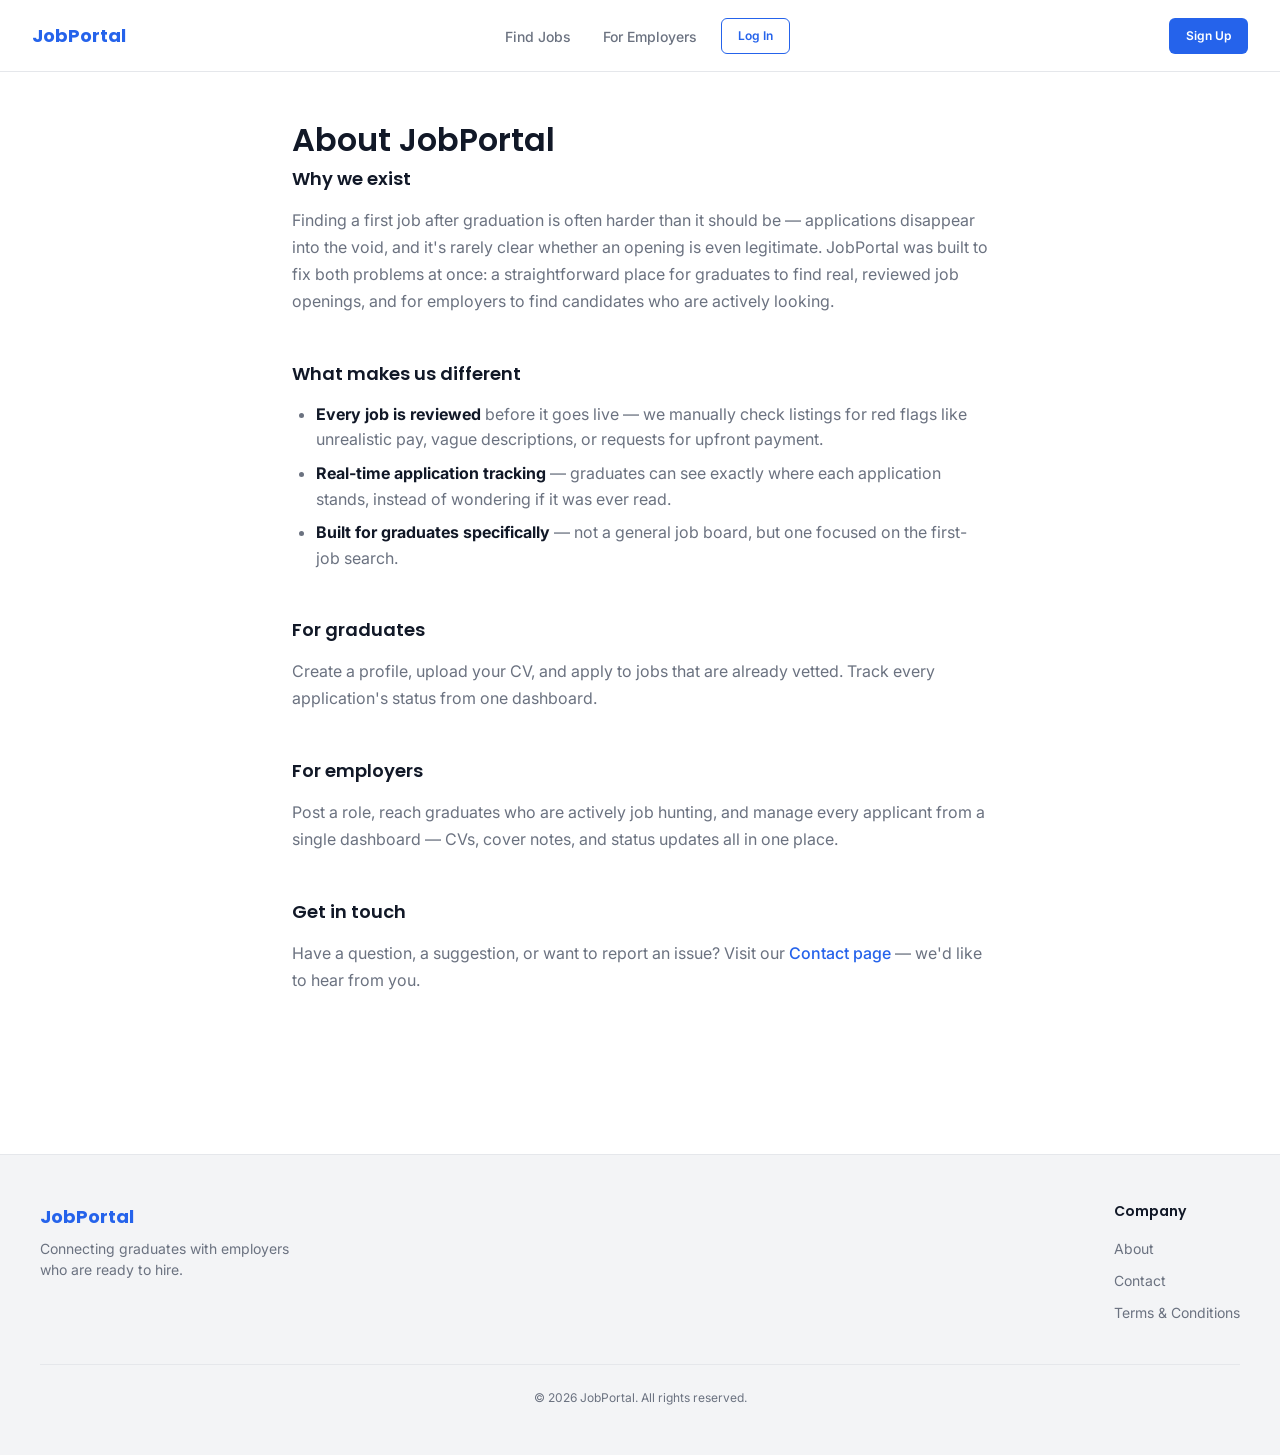
<file: about.html>
<!DOCTYPE html>
<html lang="en">
<head>
  <meta charset="UTF-8">
  <title>About — JobPortal</title>
  <meta name="viewport" content="width=device-width, initial-scale=1.0">
  <link rel="preconnect" href="https://fonts.googleapis.com">
  <link href="https://fonts.googleapis.com/css2?family=Poppins:wght@600;700&family=Inter:wght@400;500;600&display=swap" rel="stylesheet">
  <link rel="stylesheet" href="tokens.css">
  <link rel="stylesheet" href="components.css">
  <link rel="stylesheet" href="legal.css">
</head>
<body>

  <nav class="navbar js-navbar-logged-out" id="navbar-logged-out">
    <a href="index.html" class="navbar__logo">JobPortal</a>
    <div class="navbar__mobile-menu js-navbar-links">
      <ul class="navbar__links">
        <li><a href="listings.html">Find Jobs</a></li>
        <li><a href="index.html#for-employers">For Employers</a></li>
      </ul>
      <a href="login.html" class="btn btn--secondary btn--sm">Log In</a>
    </div>
    <div class="navbar__actions">
      <a href="signup.html" class="btn btn--primary btn--sm">Sign Up</a>
    </div>
    <button class="navbar__toggle js-navbar-toggle" aria-label="Open menu">&#9776;</button>
  </nav>

  <main class="legal-page">
    <h1 class="legal-page__title">About JobPortal</h1>

    <section class="legal-section">
      <h2>Why we exist</h2>
      <p>
        Finding a first job after graduation is often harder than it should be —
        applications disappear into the void, and it's rarely clear whether an
        opening is even legitimate. JobPortal was built to fix both problems at
        once: a straightforward place for graduates to find real, reviewed job
        openings, and for employers to find candidates who are actively looking.
      </p>
    </section>

    <section class="legal-section">
      <h2>What makes us different</h2>
      <ul>
        <li><strong>Every job is reviewed</strong> before it goes live — we manually check listings for red flags like unrealistic pay, vague descriptions, or requests for upfront payment.</li>
        <li><strong>Real-time application tracking</strong> — graduates can see exactly where each application stands, instead of wondering if it was ever read.</li>
        <li><strong>Built for graduates specifically</strong> — not a general job board, but one focused on the first-job search.</li>
      </ul>
    </section>

    <section class="legal-section">
      <h2>For graduates</h2>
      <p>
        Create a profile, upload your CV, and apply to jobs that are already
        vetted. Track every application's status from one dashboard.
      </p>
    </section>

    <section class="legal-section">
      <h2>For employers</h2>
      <p>
        Post a role, reach graduates who are actively job hunting, and manage
        every applicant from a single dashboard — CVs, cover notes, and status
        updates all in one place.
      </p>
    </section>

    <section class="legal-section">
      <h2>Get in touch</h2>
      <p>
        Have a question, a suggestion, or want to report an issue? Visit our
        <a href="contact.html">Contact page</a> — we'd like to hear from you.
      </p>
    </section>
  </main>

  <footer class="footer">
    <div class="footer__inner">
      <div class="footer__col">
        <div class="footer__brand">JobPortal</div>
        <p style="font-size: var(--fs-sm); color: var(--color-text-muted); max-width: 260px;">
          Connecting graduates with employers who are ready to hire.
        </p>
      </div>
      <!-- <div class="footer__col">
        <h4>For Graduates</h4>
        <ul>
          <li><a href="listings.html">Browse Jobs</a></li>
          <li><a href="signup.html">Create Account</a></li>
        </ul>
      </div> -->
      <!-- <div class="footer__col">
        <h4>For Employers</h4>
        <ul>
          <li><a href="post-job.html">Post a Job</a></li>
          <li><a href="signup.html">Create Account</a></li>
        </ul>
      </div> -->
      <div class="footer__col">
        <h4>Company</h4>
        <ul>
          <li><a href="about.html">About</a></li>
          <li><a href="contact.html">Contact</a></li>
          <li><a href="terms.html">Terms &amp; Conditions</a></li>
        </ul>
      </div>
    </div>
    <div class="footer__bottom">
      &copy; 2026 JobPortal. All rights reserved.
    </div>
  </footer>

</body>
</html>
</file>
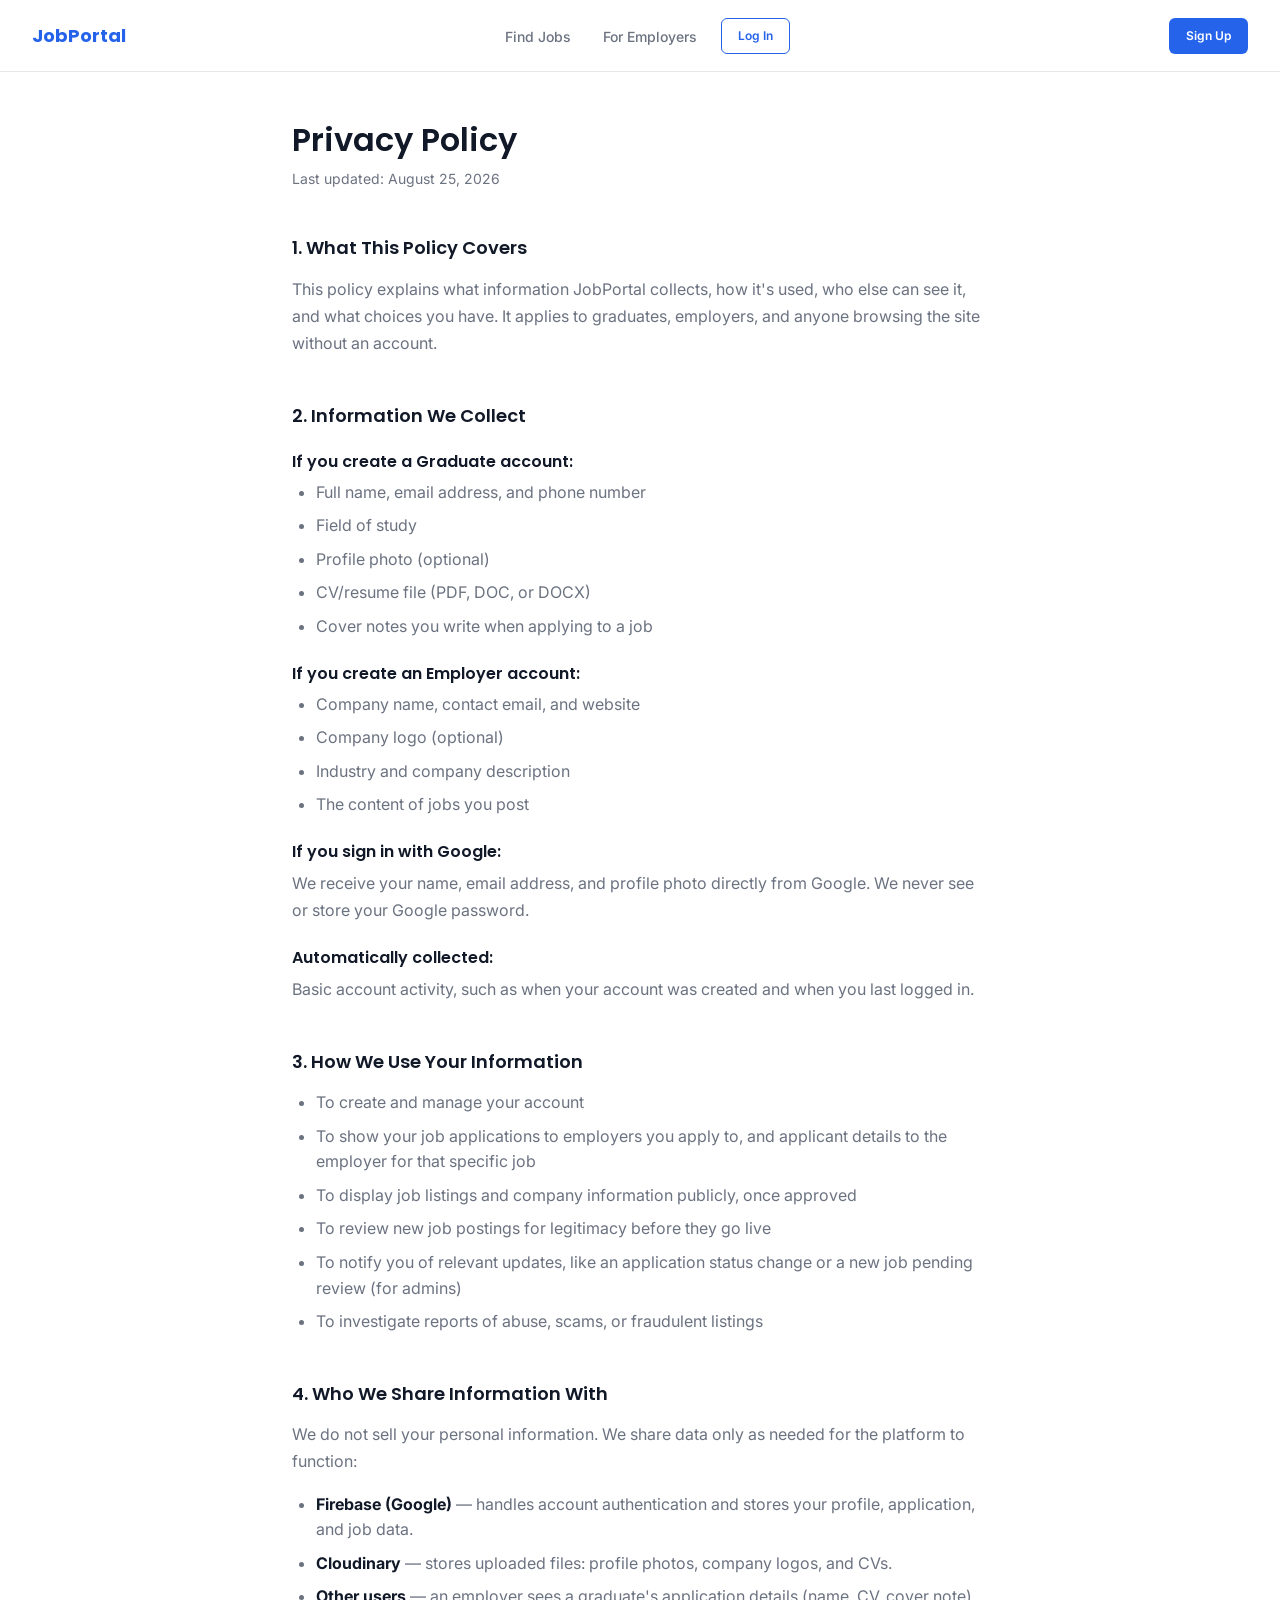
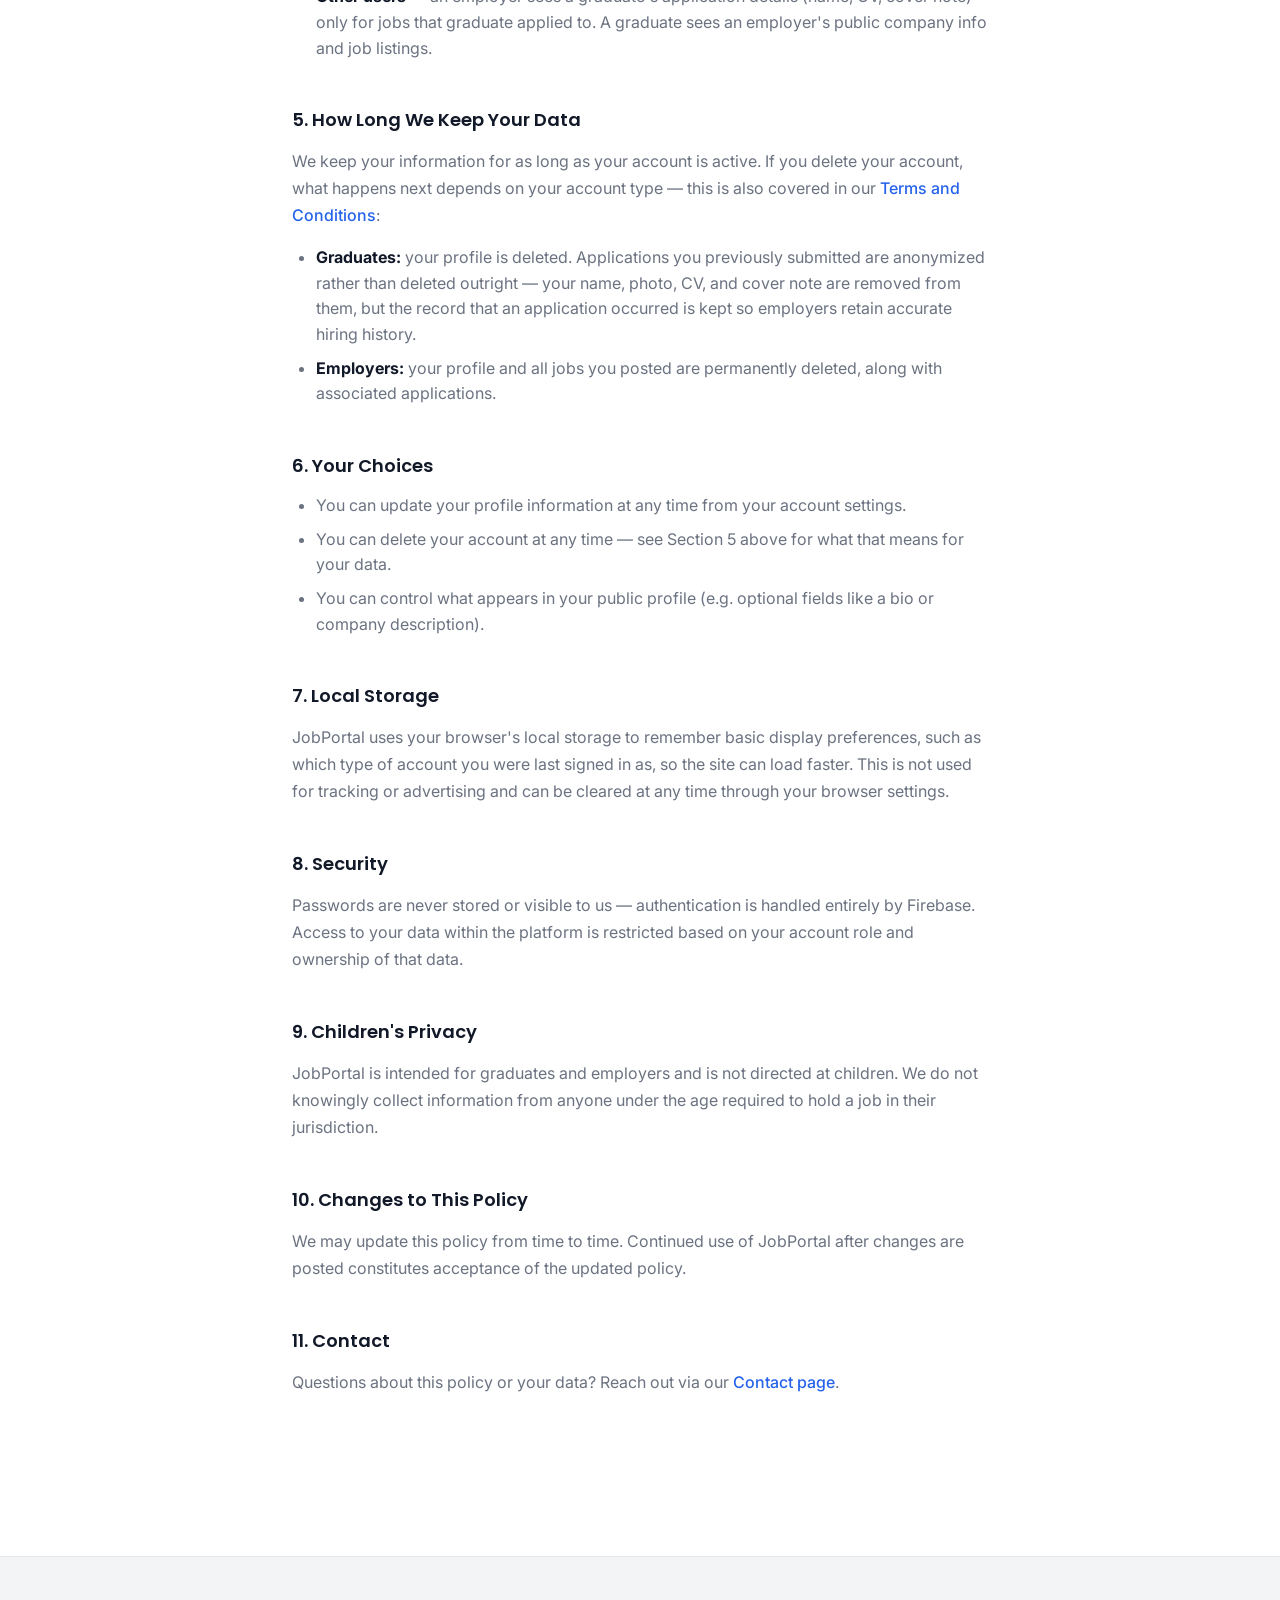
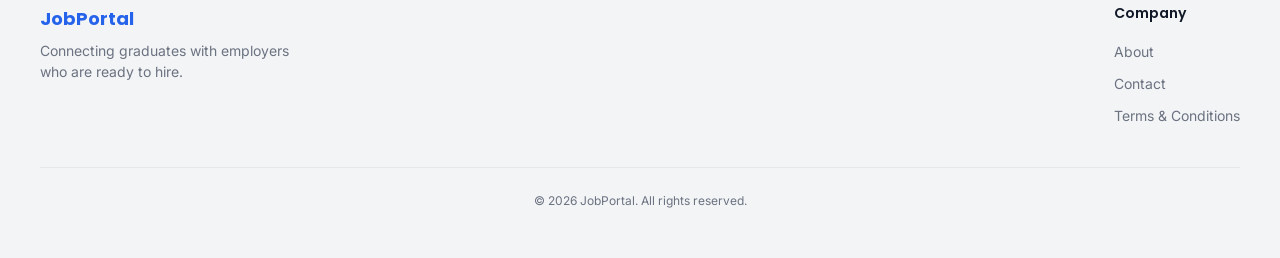
<file: privacy.html>
<!DOCTYPE html>
<html lang="en">
<head>
  <meta charset="UTF-8">
  <title>Privacy Policy — JobPortal</title>
  <meta name="viewport" content="width=device-width, initial-scale=1.0">
  <link rel="preconnect" href="https://fonts.googleapis.com">
  <link href="https://fonts.googleapis.com/css2?family=Poppins:wght@600;700&family=Inter:wght@400;500;600&display=swap" rel="stylesheet">
  <link rel="stylesheet" href="tokens.css">
  <link rel="stylesheet" href="components.css">
  <link rel="stylesheet" href="legal.css">
</head>
<body>

  <nav class="navbar js-navbar-logged-out" id="navbar-logged-out">
    <a href="index.html" class="navbar__logo">JobPortal</a>
    <div class="navbar__mobile-menu js-navbar-links">
      <ul class="navbar__links">
        <li><a href="listings.html">Find Jobs</a></li>
        <li><a href="index.html#for-employers">For Employers</a></li>
      </ul>
      <a href="login.html" class="btn btn--secondary btn--sm">Log In</a>
    </div>
    <div class="navbar__actions">
      <a href="signup.html" class="btn btn--primary btn--sm">Sign Up</a>
    </div>
    <button class="navbar__toggle js-navbar-toggle" aria-label="Open menu">&#9776;</button>
  </nav>

  <main class="legal-page">
    <h1 class="legal-page__title">Privacy Policy</h1>
    <p class="legal-page__updated">Last updated: August 25, 2026</p>

    <section class="legal-section">
      <h2>1. What This Policy Covers</h2>
      <p>
        This policy explains what information JobPortal collects, how it's used,
        who else can see it, and what choices you have. It applies to graduates,
        employers, and anyone browsing the site without an account.
      </p>
    </section>

    <section class="legal-section">
      <h2>2. Information We Collect</h2>
      <h3>If you create a Graduate account:</h3>
      <ul>
        <li>Full name, email address, and phone number</li>
        <li>Field of study</li>
        <li>Profile photo (optional)</li>
        <li>CV/resume file (PDF, DOC, or DOCX)</li>
        <li>Cover notes you write when applying to a job</li>
      </ul>

      <h3>If you create an Employer account:</h3>
      <ul>
        <li>Company name, contact email, and website</li>
        <li>Company logo (optional)</li>
        <li>Industry and company description</li>
        <li>The content of jobs you post</li>
      </ul>

      <h3>If you sign in with Google:</h3>
      <p>
        We receive your name, email address, and profile photo directly from
        Google. We never see or store your Google password.
      </p>

      <h3>Automatically collected:</h3>
      <p>
        Basic account activity, such as when your account was created and when
        you last logged in.
      </p>
    </section>

    <section class="legal-section">
      <h2>3. How We Use Your Information</h2>
      <ul>
        <li>To create and manage your account</li>
        <li>To show your job applications to employers you apply to, and applicant details to the employer for that specific job</li>
        <li>To display job listings and company information publicly, once approved</li>
        <li>To review new job postings for legitimacy before they go live</li>
        <li>To notify you of relevant updates, like an application status change or a new job pending review (for admins)</li>
        <li>To investigate reports of abuse, scams, or fraudulent listings</li>
      </ul>
    </section>

    <section class="legal-section">
      <h2>4. Who We Share Information With</h2>
      <p>
        We do not sell your personal information. We share data only as needed
        for the platform to function:
      </p>
      <ul>
        <li><strong>Firebase (Google)</strong> — handles account authentication and stores your profile, application, and job data.</li>
        <li><strong>Cloudinary</strong> — stores uploaded files: profile photos, company logos, and CVs.</li>
        <li><strong>Other users</strong> — an employer sees a graduate's application details (name, CV, cover note) only for jobs that graduate applied to. A graduate sees an employer's public company info and job listings.</li>
      </ul>
    </section>

    <section class="legal-section">
      <h2>5. How Long We Keep Your Data</h2>
      <p>
        We keep your information for as long as your account is active. If you
        delete your account, what happens next depends on your account type —
        this is also covered in our <a href="terms.html">Terms and Conditions</a>:
      </p>
      <ul>
        <li><strong>Graduates:</strong> your profile is deleted. Applications you previously submitted are anonymized rather than deleted outright — your name, photo, CV, and cover note are removed from them, but the record that an application occurred is kept so employers retain accurate hiring history.</li>
        <li><strong>Employers:</strong> your profile and all jobs you posted are permanently deleted, along with associated applications.</li>
      </ul>
    </section>

    <section class="legal-section">
      <h2>6. Your Choices</h2>
      <ul>
        <li>You can update your profile information at any time from your account settings.</li>
        <li>You can delete your account at any time — see Section 5 above for what that means for your data.</li>
        <li>You can control what appears in your public profile (e.g. optional fields like a bio or company description).</li>
      </ul>
    </section>

    <section class="legal-section">
      <h2>7. Local Storage</h2>
      <p>
        JobPortal uses your browser's local storage to remember basic display
        preferences, such as which type of account you were last signed in as,
        so the site can load faster. This is not used for tracking or
        advertising and can be cleared at any time through your browser settings.
      </p>
    </section>

    <section class="legal-section">
      <h2>8. Security</h2>
      <p>
        Passwords are never stored or visible to us — authentication is handled
        entirely by Firebase. Access to your data within the platform is
        restricted based on your account role and ownership of that data.
      </p>
    </section>

    <section class="legal-section">
      <h2>9. Children's Privacy</h2>
      <p>
        JobPortal is intended for graduates and employers and is not directed
        at children. We do not knowingly collect information from anyone under
        the age required to hold a job in their jurisdiction.
      </p>
    </section>

    <section class="legal-section">
      <h2>10. Changes to This Policy</h2>
      <p>
        We may update this policy from time to time. Continued use of JobPortal
        after changes are posted constitutes acceptance of the updated policy.
      </p>
    </section>

    <section class="legal-section">
      <h2>11. Contact</h2>
      <p>
        Questions about this policy or your data? Reach out via our
        <a href="contact.html">Contact page</a>.
      </p>
    </section>
  </main>

  <footer class="footer">
    <div class="footer__inner">
      <div class="footer__col">
        <div class="footer__brand">JobPortal</div>
        <p style="font-size: var(--fs-sm); color: var(--color-text-muted); max-width: 260px;">
          Connecting graduates with employers who are ready to hire.
        </p>
      </div>
      <!-- <div class="footer__col">
        <h4>For Graduates</h4>
        <ul>
          <li><a href="listings.html">Browse Jobs</a></li>
          <li><a href="signup.html">Create Account</a></li>
        </ul>
      </div> -->
      <!-- <div class="footer__col">
        <h4>For Employers</h4>
        <ul>
          <li><a href="post-job.html">Post a Job</a></li>
          <li><a href="signup.html">Create Account</a></li>
        </ul>
      </div> -->
      <div class="footer__col">
        <h4>Company</h4>
        <ul>
          <li><a href="about.html">About</a></li>
          <li><a href="contact.html">Contact</a></li>
          <li><a href="terms.html">Terms &amp; Conditions</a></li>
          <!-- <li><a href="privacy.html">Privacy Policy</a></li> -->
        </ul>
      </div>
    </div>
    <div class="footer__bottom">
      &copy; 2026 JobPortal. All rights reserved.
    </div>
  </footer>

</body>
</html>
</file>
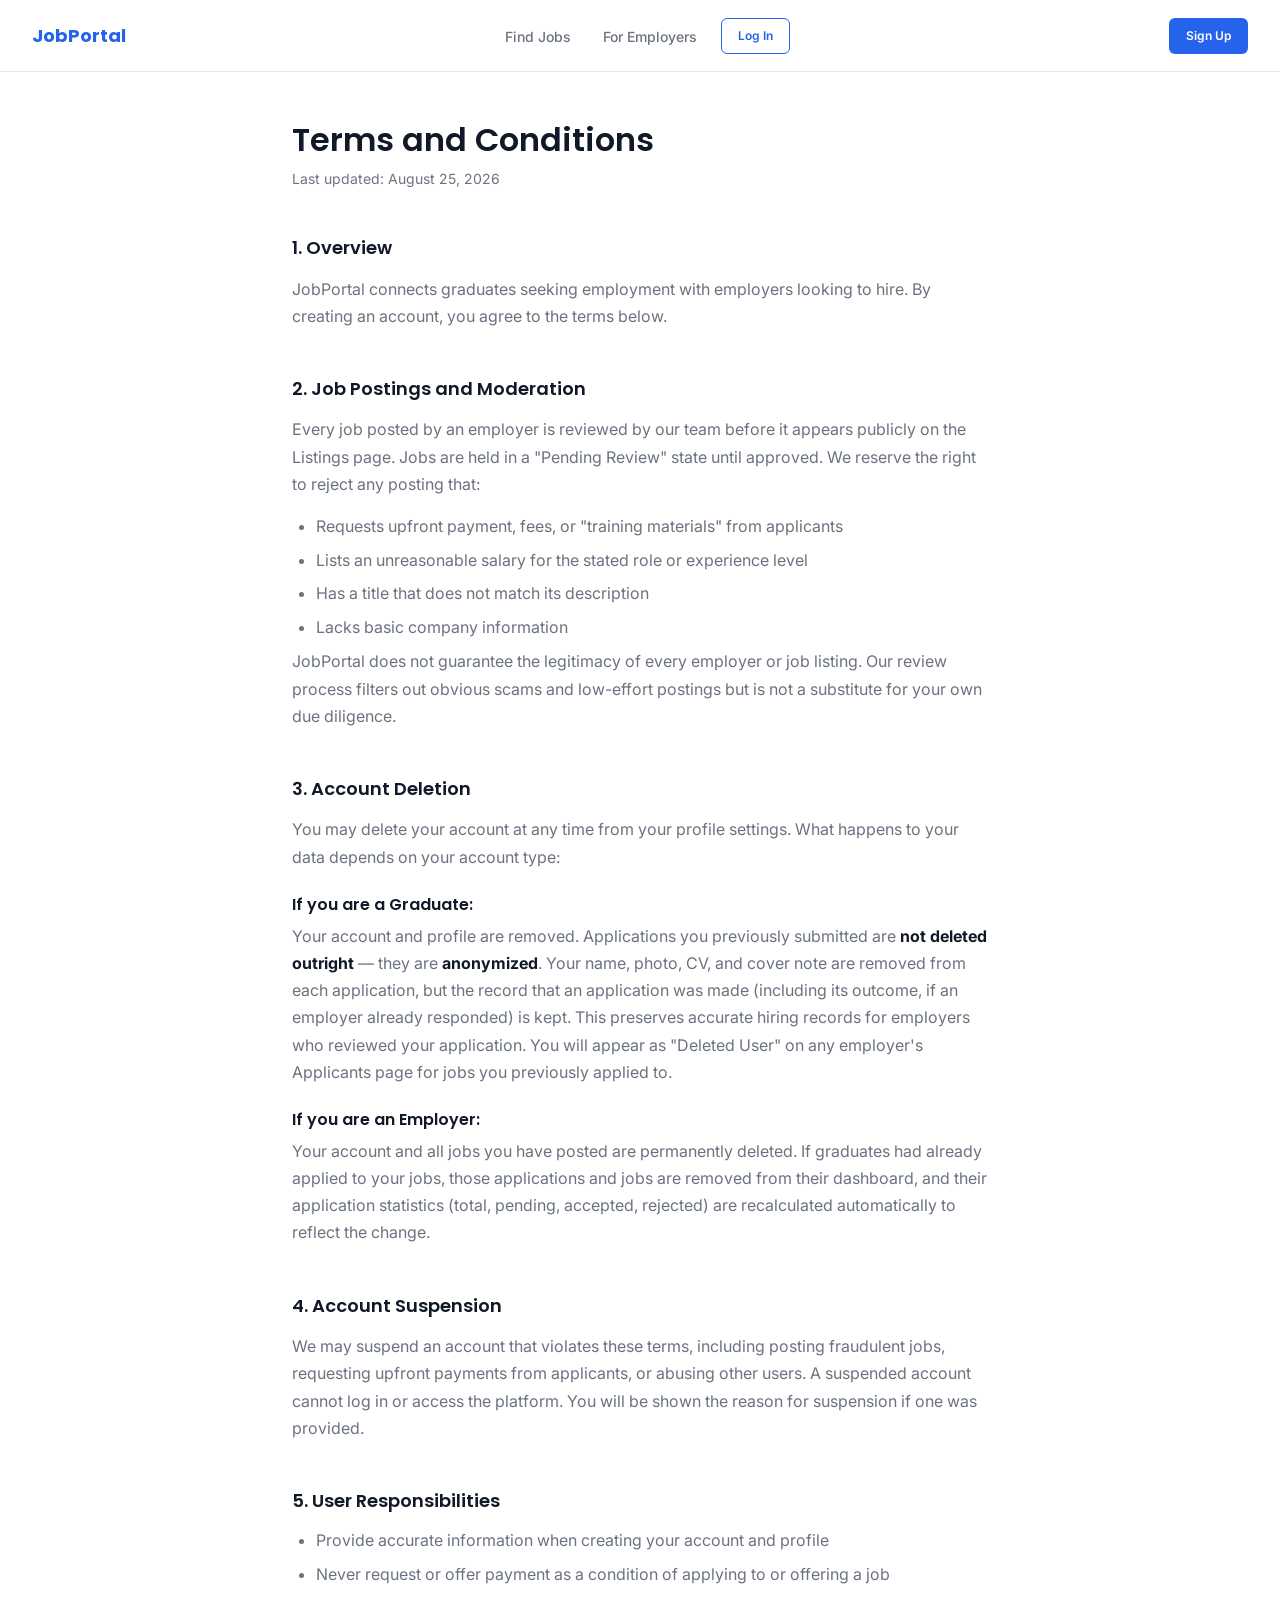
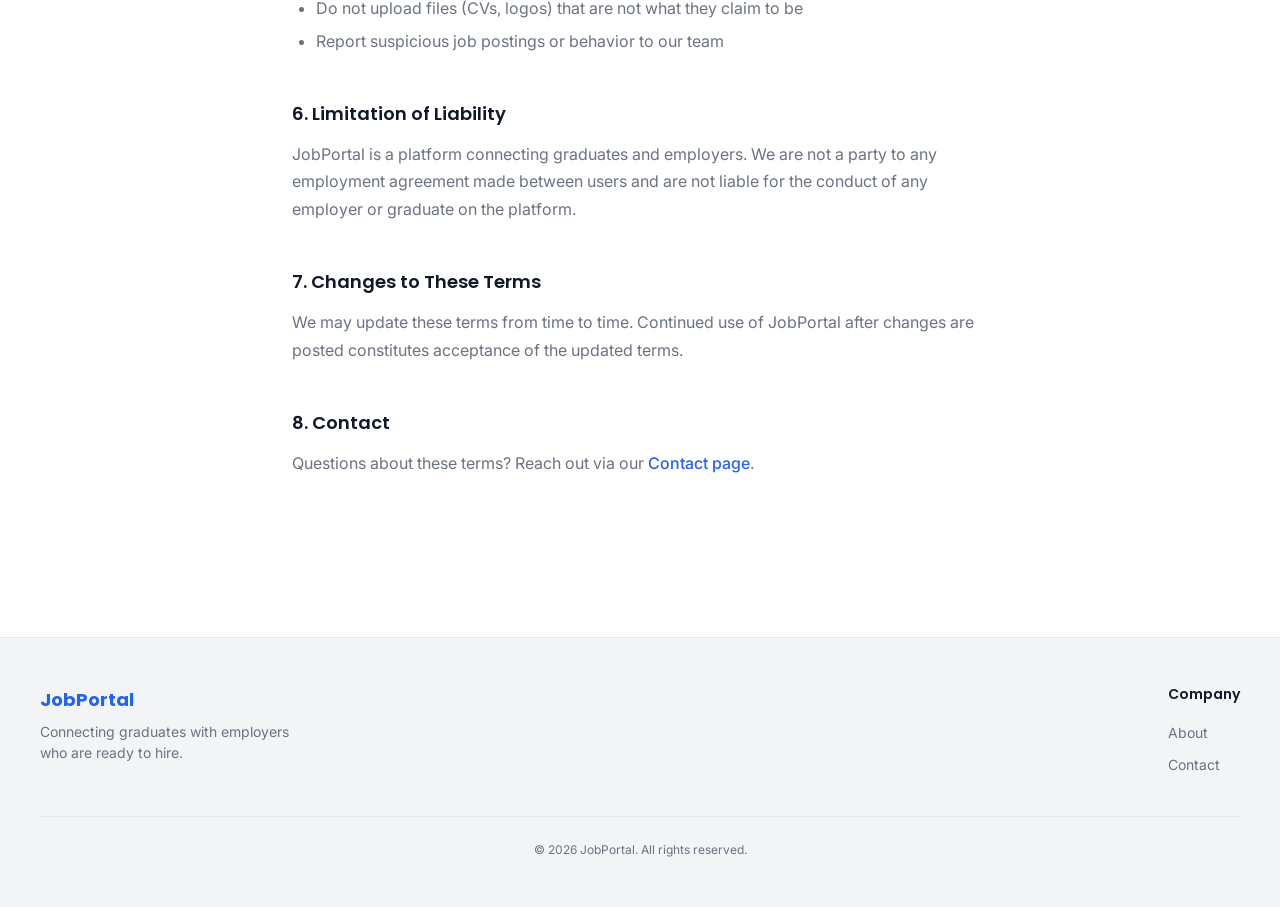
<file: terms.html>
<!DOCTYPE html>
<html lang="en">
<head>
  <meta charset="UTF-8">
  <title>Terms and Conditions — JobPortal</title>
  <meta name="viewport" content="width=device-width, initial-scale=1.0">
  <link rel="preconnect" href="https://fonts.googleapis.com">
  <link href="https://fonts.googleapis.com/css2?family=Poppins:wght@600;700&family=Inter:wght@400;500;600&display=swap" rel="stylesheet">
  <link rel="stylesheet" href="tokens.css">
  <link rel="stylesheet" href="components.css">
  <link rel="stylesheet" href="legal.css">
</head>
<body>

  <nav class="navbar js-navbar-logged-out" id="navbar-logged-out">
    <a href="index.html" class="navbar__logo">JobPortal</a>
    <div class="navbar__mobile-menu js-navbar-links">
      <ul class="navbar__links">
        <li><a href="listings.html">Find Jobs</a></li>
        <li><a href="index.html#for-employers">For Employers</a></li>
      </ul>
      <a href="login.html" class="btn btn--secondary btn--sm">Log In</a>
    </div>
    <div class="navbar__actions">
      <a href="signup.html" class="btn btn--primary btn--sm">Sign Up</a>
    </div>
    <button class="navbar__toggle js-navbar-toggle" aria-label="Open menu">&#9776;</button>
  </nav>

  <main class="legal-page">
    <h1 class="legal-page__title">Terms and Conditions</h1>
    <p class="legal-page__updated">Last updated: August 25, 2026</p>

    <section class="legal-section">
      <h2>1. Overview</h2>
      <p>
        JobPortal connects graduates seeking employment with employers looking to
        hire. By creating an account, you agree to the terms below.
      </p>
    </section>

    <section class="legal-section">
      <h2>2. Job Postings and Moderation</h2>
      <p>
        Every job posted by an employer is reviewed by our team before it appears
        publicly on the Listings page. Jobs are held in a "Pending Review" state
        until approved. We reserve the right to reject any posting that:
      </p>
      <ul>
        <li>Requests upfront payment, fees, or "training materials" from applicants</li>
        <li>Lists an unreasonable salary for the stated role or experience level</li>
        <li>Has a title that does not match its description</li>
        <li>Lacks basic company information</li>
      </ul>
      <p>
        JobPortal does not guarantee the legitimacy of every employer or job
        listing. Our review process filters out obvious scams and low-effort
        postings but is not a substitute for your own due diligence.
      </p>
    </section>

    <section class="legal-section">
      <h2>3. Account Deletion</h2>
      <p>
        You may delete your account at any time from your profile settings.
        What happens to your data depends on your account type:
      </p>

      <h3>If you are a Graduate:</h3>
      <p>
        Your account and profile are removed. Applications you previously
        submitted are <strong>not deleted outright</strong> — they are
        <strong>anonymized</strong>. Your name, photo, CV, and cover note are
        removed from each application, but the record that an application was
        made (including its outcome, if an employer already responded) is kept.
        This preserves accurate hiring records for employers who reviewed your
        application. You will appear as "Deleted User" on any employer's
        Applicants page for jobs you previously applied to.
      </p>

      <h3>If you are an Employer:</h3>
      <p>
        Your account and all jobs you have posted are permanently deleted. If
        graduates had already applied to your jobs, those applications and jobs
        are removed from their dashboard, and their application statistics
        (total, pending, accepted, rejected) are recalculated automatically to
        reflect the change.
      </p>
    </section>

    <section class="legal-section">
      <h2>4. Account Suspension</h2>
      <p>
        We may suspend an account that violates these terms, including posting
        fraudulent jobs, requesting upfront payments from applicants, or abusing
        other users. A suspended account cannot log in or access the platform.
        You will be shown the reason for suspension if one was provided.
      </p>
    </section>

    <section class="legal-section">
      <h2>5. User Responsibilities</h2>
      <ul>
        <li>Provide accurate information when creating your account and profile</li>
        <li>Never request or offer payment as a condition of applying to or offering a job</li>
        <li>Do not upload files (CVs, logos) that are not what they claim to be</li>
        <li>Report suspicious job postings or behavior to our team</li>
      </ul>
    </section>

    <section class="legal-section">
      <h2>6. Limitation of Liability</h2>
      <p>
        JobPortal is a platform connecting graduates and employers. We are not a
        party to any employment agreement made between users and are not liable
        for the conduct of any employer or graduate on the platform.
      </p>
    </section>

    <section class="legal-section">
      <h2>7. Changes to These Terms</h2>
      <p>
        We may update these terms from time to time. Continued use of JobPortal
        after changes are posted constitutes acceptance of the updated terms.
      </p>
    </section>

    <section class="legal-section">
      <h2>8. Contact</h2>
      <p>
        Questions about these terms? Reach out via our <a href="contact.html">Contact page</a>.
      </p>
    </section>
  </main>

  <footer class="footer">
    <div class="footer__inner">
      <div class="footer__col">
        <div class="footer__brand">JobPortal</div>
        <p style="font-size: var(--fs-sm); color: var(--color-text-muted); max-width: 260px;">
          Connecting graduates with employers who are ready to hire.
        </p>
      </div>
      <!-- <div class="footer__col">
        <h4>For Graduates</h4>
        <ul>
          <li><a href="listings.html">Browse Jobs</a></li>
          <li><a href="signup.html">Create Account</a></li>
        </ul>
      </div> -->
      <!-- <div class="footer__col">
        <h4>For Employers</h4>
        <ul>
          <li><a href="post-job.html">Post a Job</a></li>
          <li><a href="signup.html">Create Account</a></li>
        </ul>
      </div> -->
      <div class="footer__col">
        <h4>Company</h4>
        <ul>
          <li><a href="about.html">About</a></li>
          <li><a href="contact.html">Contact</a></li>
          <!-- <li><a href="terms.html">Terms &amp; Conditions</a></li> -->
        </ul>
      </div>
    </div>
    <div class="footer__bottom">
      &copy; 2026 JobPortal. All rights reserved.
    </div>
  </footer>

</body>
</html>
</file>
<file: tokens.css>
/* ==========================================================================
   DESIGN TOKENS
   Shared CSS custom properties used across every page.
   Link this file FIRST in every HTML page, before any other stylesheet.
   ========================================================================== */

:root {
  /* ---- Brand / Accent Colors ---- */
  --color-primary: #2563eb; /* main accent - blue (trust/corporate) */
  --color-primary-dark: #1d4ed8; /* hover states */
  --color-primary-light: #dbeafe; /* soft backgrounds, badges */

  /* ---- Status Colors (job application states, alerts) ---- */
  --color-success: #16a34a; /* accepted / approved */
  --color-danger: #dc2626; /* rejected / errors */
  --color-warning: #d97706; /* pending */

  /* ---- Neutrals ---- */
  --color-text: #111827; /* near-black, body text */
  --color-text-muted: #6b7280; /* secondary text, labels */
  --color-border: #e5e7eb; /* dividers, input borders */
  --color-bg: #ffffff; /* page background */
  --color-bg-soft: #f3f4f6; /* section backgrounds, cards */
  --color-white: #ffffff;

  /* ---- Typography ---- */
  --font-heading: 'Poppins', sans-serif;
  --font-body: 'Inter', sans-serif;

  --fs-xs: 0.75rem; /* 12px - small labels */
  --fs-sm: 0.875rem; /* 14px - form hints, meta text */
  --fs-base: 1rem; /* 16px - body text */
  --fs-lg: 1.125rem; /* 18px - subheadings */
  --fs-xl: 1.5rem; /* 24px - section titles */
  --fs-2xl: 2rem; /* 32px - page titles */
  --fs-3xl: 2.75rem; /* 44px - hero heading */

  --fw-regular: 400;
  --fw-medium: 500;
  --fw-semibold: 600;
  --fw-bold: 700;

  /* ---- Spacing Scale ---- */
  --space-xs: 0.25rem; /* 4px */
  --space-sm: 0.5rem; /* 8px */
  --space-md: 1rem; /* 16px */
  --space-lg: 1.5rem; /* 24px */
  --space-xl: 2rem; /* 32px */
  --space-2xl: 3rem; /* 48px */
  --space-3xl: 4rem; /* 64px */

  /* ---- Layout ---- */
  --max-width: 1200px; /* main content container width */
  --navbar-height: 72px;

  /* ---- Radius ---- */
  --radius-sm: 6px; /* inputs, small buttons */
  --radius-md: 10px; /* cards */
  --radius-lg: 16px; /* modals, larger panels */
  --radius-full: 999px; /* pills, avatars */

  /* ---- Shadows ---- */
  --shadow-sm: 0 1px 2px rgba(17, 24, 39, 0.06);
  --shadow-md: 0 4px 12px rgba(17, 24, 39, 0.08);
  --shadow-lg: 0 10px 24px rgba(17, 24, 39, 0.12);

  /* ---- Transitions ---- */
  --transition-fast: 0.15s ease;
  --transition-base: 0.25s ease;
}

/* ---- Basic Reset (kept minimal, not opinionated about layout) ---- */
* {
  margin: 0;
  padding: 0;
  box-sizing: border-box;
}

body {
  font-family: var(--font-body);
  font-size: var(--fs-base);
  color: var(--color-text);
  background-color: var(--color-bg);
  line-height: 1.5;
}

h1, h2, h3, h4, h5, h6 {
  font-family: var(--font-heading);
  font-weight: var(--fw-semibold);
  line-height: 1.25;
}

a {
  text-decoration: none;
  color: inherit;
}

img {
  max-width: 100%;
  display: block;
}

button {
  font-family: var(--font-body);
  cursor: pointer;
}
</file>
<file: components.css>
/* ==========================================================================
   SHARED COMPONENTS
   Link this AFTER tokens.css, BEFORE your page-specific CSS, on every page.
   ========================================================================== */

/* ---------------------------------------------------------------------------
   NAVBAR
--------------------------------------------------------------------------- */

.toast {
  position: fixed;
  top: -80px;
  left: 50%;
  transform: translateX(-50%);
  display: flex;
  align-items: center;
  gap: var(--space-sm);
  background-color: var(--color-text);
  color: var(--color-white);
  padding: var(--space-md) var(--space-lg);
  border-radius: var(--radius-md);
  box-shadow: var(--shadow-lg);
  font-size: var(--fs-sm);
  font-weight: var(--fw-medium);
  z-index: 300;
  transition: top 0.35s ease;
}

.toast[hidden] {
  display: none;
}

.toast--visible {
  top: 24px;
}

.toast__icon {
  font-size: var(--fs-base);
}





.info-banner {
  background-color: var(--color-primary-light);
  color: var(--color-primary-dark);
  border: 1px solid var(--color-primary);
  border-radius: var(--radius-sm);
  padding: var(--space-md);
  font-size: var(--fs-sm);
  margin-bottom: var(--space-lg);
}

.navbar {
  height: var(--navbar-height);
  display: flex;
  align-items: center;
  justify-content: space-between;
  padding: 0 var(--space-xl);
  border-bottom: 1px solid var(--color-border);
  background-color: var(--color-white);
  position: sticky;
  top: 0;
  z-index: 100;
}

.navbar__logo {
  font-family: var(--font-heading);
  font-size: var(--fs-lg);
  font-weight: var(--fw-bold);
  color: var(--color-primary);
}

.navbar__links {
  display: flex;
  align-items: center;
  gap: var(--space-xl);
  list-style: none;
}

.navbar__links a {
  font-size: var(--fs-sm);
  font-weight: var(--fw-medium);
  color: var(--color-text-muted);
  transition: color var(--transition-fast);
}

.navbar__links a:hover,
.navbar__links a.active {
  color: var(--color-primary);
}

.navbar__actions {
  display: flex;
  align-items: center;
  gap: var(--space-md);
}

.navbar__avatar {
  width: 36px;
  height: 36px;
  border-radius: var(--radius-full);
  object-fit: cover;
  border: 1px solid var(--color-border);
}

.navbar__toggle {
  display: none;
  background: none;
  border: none;
  font-size: var(--fs-xl);
  color: var(--color-text);
}

/* Wrapper used on mobile: holds the links + whichever action buttons
   should collapse into the hamburger dropdown (e.g. Log Out, Log In).
   On desktop this just behaves like a normal inline flex row. */
.navbar__mobile-menu {
  display: flex;
  align-items: center;
  gap: var(--space-lg);
}

@media (max-width: 768px) {
  .navbar__mobile-menu {
    display: none;
  }

  /* JS toggles this class (see navbar.js pattern) to reveal the dropdown */
  .navbar__mobile-menu.navbar__links--open {
    display: flex;
    flex-direction: column;
    align-items: flex-start;
    position: absolute;
    top: var(--navbar-height);
    left: 0;
    right: 0;
    background-color: var(--color-white);
    padding: var(--space-lg);
    border-bottom: 1px solid var(--color-border);
    gap: var(--space-md);
    z-index: 150;
    box-shadow: var(--shadow-md);
  }

  .navbar__mobile-menu .navbar__links {
    flex-direction: column;
    align-items: flex-start;
    gap: var(--space-md);
    width: 100%;
  }

  .navbar__toggle {
    display: block;
  }
}

/* ---------------------------------------------------------------------------
   FOOTER
--------------------------------------------------------------------------- */
.footer {
  background-color: var(--color-bg-soft);
  border-top: 1px solid var(--color-border);
  padding: var(--space-2xl) var(--space-xl);
  margin-top: var(--space-3xl);
}

.footer__inner {
  max-width: var(--max-width);
  margin: 0 auto;
  display: flex;
  flex-wrap: wrap;
  justify-content: space-between;
  gap: var(--space-xl);
}

.footer__brand {
  font-family: var(--font-heading);
  font-weight: var(--fw-bold);
  font-size: var(--fs-lg);
  color: var(--color-primary);
  margin-bottom: var(--space-sm);
}

.footer__col h4 {
  font-size: var(--fs-sm);
  font-weight: var(--fw-semibold);
  margin-bottom: var(--space-md);
  color: var(--color-text);
}

.footer__col ul {
  list-style: none;
}

.footer__col li {
  margin-bottom: var(--space-sm);
}

.footer__col a {
  font-size: var(--fs-sm);
  color: var(--color-text-muted);
  transition: color var(--transition-fast);
}

.footer__col a:hover {
  color: var(--color-primary);
}

.footer__bottom {
  max-width: var(--max-width);
  margin: var(--space-xl) auto 0;
  padding-top: var(--space-lg);
  border-top: 1px solid var(--color-border);
  font-size: var(--fs-xs);
  color: var(--color-text-muted);
  text-align: center;
}

/* ---------------------------------------------------------------------------
   BUTTONS
--------------------------------------------------------------------------- */
.btn {
  display: inline-flex;
  align-items: center;
  justify-content: center;
  gap: var(--space-sm);
  padding: 0.75rem 1.5rem;
  font-size: var(--fs-sm);
  font-weight: var(--fw-semibold);
  border-radius: var(--radius-sm);
  border: 1px solid transparent;
  transition: background-color var(--transition-fast), border-color var(--transition-fast), color var(--transition-fast);
}

.btn[hidden] {
  display: none;
}

.btn:focus-visible {
  outline: 2px solid var(--color-primary);
  outline-offset: 2px;
}

.btn--primary {
  background-color: var(--color-primary);
  color: var(--color-white);
}
.btn--primary:hover {
  background-color: var(--color-primary-dark);
}

.btn--secondary {
  background-color: var(--color-white);
  color: var(--color-primary);
  border-color: var(--color-primary);
}
.btn--secondary:hover {
  background-color: var(--color-primary-light);
}

.btn--danger {
  background-color: var(--color-white);
  color: var(--color-danger);
  border-color: var(--color-danger);
}
.btn--danger:hover {
  background-color: var(--color-danger);
  color: var(--color-white);
}

.btn--full {
  width: 100%;
}

.btn--sm {
  padding: 0.5rem 1rem;
  font-size: var(--fs-xs);
}

/* ---------------------------------------------------------------------------
   SPINNER
--------------------------------------------------------------------------- */
.spinner {
  display: inline-block;
  width: 16px;
  height: 16px;
  border: 2px solid rgba(255, 255, 255, 0.4);
  border-top-color: var(--color-white);
  border-radius: 50%;
  animation: spin 0.6s linear infinite;
}

.spinner[hidden] {
  display: none;
}

.btn--secondary .spinner,
.btn--danger .spinner {
  border: 2px solid rgba(37, 99, 235, 0.25);
  border-top-color: var(--color-primary);
}

.btn--danger .spinner {
  border-color: rgba(220, 38, 38, 0.25);
  border-top-color: var(--color-danger);
}

@keyframes spin {
  to { transform: rotate(360deg); }
}

/* ---------------------------------------------------------------------------
   SKELETON LOADING
--------------------------------------------------------------------------- */
.skeleton {
  background: linear-gradient(90deg, #e5e7eb 25%, #f3f4f6 50%, #e5e7eb 75%);
  background-size: 200% 100%;
  animation: skeleton-shimmer 1.5s ease-in-out infinite;
  border-radius: var(--radius-sm);
}

@keyframes skeleton-shimmer {
  0% { background-position: 200% 0; }
  100% { background-position: -200% 0; }
}

/* ---------------------------------------------------------------------------
   FORM INPUTS
--------------------------------------------------------------------------- */
.form-group {
  margin-bottom: var(--space-lg);
}

.form-group label {
  display: block;
  font-size: var(--fs-sm);
  font-weight: var(--fw-medium);
  color: var(--color-text);
  margin-bottom: var(--space-sm);
}

.form-group .form-hint {
  display: block;
  font-size: var(--fs-xs);
  color: var(--color-text-muted);
  margin-top: var(--space-xs);
}

.form-input,
.form-select,
.form-textarea {
  width: 100%;
  padding: 0.7rem 1rem;
  font-family: var(--font-body);
  font-size: var(--fs-base);
  color: var(--color-text);
  background-color: var(--color-white);
  border: 1px solid var(--color-border);
  border-radius: var(--radius-sm);
  transition: border-color var(--transition-fast), box-shadow var(--transition-fast);
}

.form-input:focus,
.form-select:focus,
.form-textarea:focus {
  outline: none;
  border-color: var(--color-primary);
  box-shadow: 0 0 0 3px var(--color-primary-light);
}

.form-input.is-invalid,
.form-select.is-invalid,
.form-textarea.is-invalid {
  border-color: var(--color-danger);
}

.form-error {
  display: block;
  font-size: var(--fs-xs);
  color: var(--color-danger);
  margin-top: var(--space-xs);
}

.form-textarea {
  resize: vertical;
  min-height: 120px;
}

.role-toggle {
  display: flex;
  gap: var(--space-md);
  margin-bottom: var(--space-xl);
}

.role-toggle input {
  display: none;
}

.role-toggle label {
  flex: 1;
  text-align: center;
  padding: var(--space-md);
  border: 1px solid var(--color-border);
  border-radius: var(--radius-sm);
  font-weight: var(--fw-medium);
  color: var(--color-text-muted);
  cursor: pointer;
  transition: all var(--transition-fast);
}

.role-toggle input:checked + label {
  border-color: var(--color-primary);
  background-color: var(--color-primary-light);
  color: var(--color-primary);
}

/* ---------------------------------------------------------------------------
   AUTH LAYOUT
--------------------------------------------------------------------------- */
.auth-page {
  min-height: calc(100vh - var(--navbar-height));
  display: flex;
  align-items: center;
  justify-content: center;
  background-color: var(--color-bg-soft);
  padding: var(--space-2xl) var(--space-md);
}

.auth-card {
  width: 100%;
  max-width: 420px;
  background-color: var(--color-white);
  border: 1px solid var(--color-border);
  border-radius: var(--radius-lg);
  box-shadow: var(--shadow-md);
  padding: var(--space-2xl);
}

.auth-card__title {
  font-size: var(--fs-xl);
  margin-bottom: var(--space-xs);
  text-align: center;
}

.auth-card__subtitle {
  font-size: var(--fs-sm);
  color: var(--color-text-muted);
  text-align: center;
  margin-bottom: var(--space-xl);
}

.auth-card__footer {
  text-align: center;
  font-size: var(--fs-sm);
  color: var(--color-text-muted);
  margin-top: var(--space-lg);
}

.auth-card__footer a {
  color: var(--color-primary);
  font-weight: var(--fw-medium);
}

.auth-divider {
  display: flex;
  align-items: center;
  gap: var(--space-md);
  margin: var(--space-lg) 0;
  font-size: var(--fs-xs);
  color: var(--color-text-muted);
}

.auth-divider::before,
.auth-divider::after {
  content: "";
  flex: 1;
  height: 1px;
  background-color: var(--color-border);
}

.auth-alert {
  font-size: var(--fs-sm);
  padding: var(--space-md);
  border-radius: var(--radius-sm);
  margin-bottom: var(--space-lg);
  display: none;
}

.auth-alert--error {
  background-color: #fee2e2;
  color: var(--color-danger);
  border: 1px solid #fecaca;
}

.auth-alert--success {
  background-color: #dcfce7;
  color: var(--color-success);
  border: 1px solid #bbf7d0;
}

.checkbox-label {
  display: flex;
  align-items: flex-start;
  gap: var(--space-sm);
  font-size: var(--fs-sm);
  color: var(--color-text-muted);
  cursor: pointer;
}

.checkbox-label input[type="checkbox"] {
  margin-top: 3px;
  width: 16px;
  height: 16px;
  accent-color: var(--color-primary);
  flex-shrink: 0;
}

.checkbox-label a {
  color: var(--color-primary);
  font-weight: var(--fw-medium);
}

.back-link {
  display: inline-block;
  font-size: var(--fs-sm);
  color: var(--color-text-muted);
  margin-bottom: var(--space-lg);
  font-weight: var(--fw-medium);
}

.back-link:hover {
  color: var(--color-primary);
}

/* ---------------------------------------------------------------------------
   PROFILE PAGE LAYOUT
--------------------------------------------------------------------------- */
.profile-page {
  max-width: 720px;
  margin: 0 auto;
  padding: var(--space-xl);
}

.profile-page__title {
  font-size: var(--fs-2xl);
  margin-bottom: var(--space-xs);
}

.profile-page__subtitle {
  font-size: var(--fs-base);
  color: var(--color-text-muted);
  margin-bottom: var(--space-xl);
}

.profile-layout {
  display: flex;
  flex-direction: column;
  gap: var(--space-lg);
}

.profile-card {
  background-color: var(--color-white);
  border: 1px solid var(--color-border);
  border-radius: var(--radius-md);
  padding: var(--space-xl);
}

.profile-card__title {
  font-size: var(--fs-lg);
  margin-bottom: var(--space-lg);
}

.profile-card__desc {
  font-size: var(--fs-sm);
  color: var(--color-text-muted);
  margin-bottom: var(--space-lg);
}

.profile-card--danger {
  border-color: #fecaca;
  background-color: #fef2f2;
}

.profile-card--danger .profile-card__title {
  color: var(--color-danger);
}

.photo-upload {
  display: flex;
  align-items: center;
  gap: var(--space-lg);
}

.photo-upload__preview {
  width: 96px;
  height: 96px;
  border-radius: var(--radius-full);
  object-fit: cover;
  border: 1px solid var(--color-border);
  flex-shrink: 0;
}

label.btn {
  cursor: pointer;
  display: inline-flex;
  margin-bottom: var(--space-sm);
}

@media (max-width: 600px) {
  .photo-upload {
    flex-direction: column;
    text-align: center;
  }
}

/* ---------------------------------------------------------------------------
   STATS ROW
--------------------------------------------------------------------------- */
.stats-row {
  display: grid;
  grid-template-columns: repeat(4, 1fr);
  gap: var(--space-lg);
  margin-bottom: var(--space-2xl);
}

.stat-box {
  background-color: var(--color-white);
  border: 1px solid var(--color-border);
  border-radius: var(--radius-md);
  padding: var(--space-lg);
  text-align: center;
}

.stat-box__number {
  display: block;
  font-family: var(--font-heading);
  font-size: var(--fs-2xl);
  font-weight: var(--fw-bold);
  color: var(--color-primary);
}

.stat-box__label {
  display: block;
  font-size: var(--fs-sm);
  color: var(--color-text-muted);
  margin-top: var(--space-xs);
}

@media (max-width: 768px) {
  .stats-row {
    grid-template-columns: repeat(2, 1fr);
  }
}

/* ---------------------------------------------------------------------------
   EMPTY STATE
--------------------------------------------------------------------------- */
.empty-state {
  text-align: center;
  padding: var(--space-3xl) var(--space-xl);
  background-color: var(--color-bg-soft);
  border-radius: var(--radius-md);
}

.empty-state__title {
  font-size: var(--fs-lg);
  font-weight: var(--fw-semibold);
  margin-bottom: var(--space-sm);
}

.empty-state__desc {
  font-size: var(--fs-sm);
  color: var(--color-text-muted);
  margin-bottom: var(--space-lg);
}

/* ---------------------------------------------------------------------------
   JOB CARD
--------------------------------------------------------------------------- */
.job-card {
  display: flex;
  flex-direction: column;
  gap: var(--space-sm);
  padding: var(--space-lg);
  background-color: var(--color-white);
  border: 1px solid var(--color-border);
  border-radius: var(--radius-md);
  transition: box-shadow var(--transition-fast), transform var(--transition-fast);
}

.job-card:hover {
  box-shadow: var(--shadow-md);
  transform: translateY(-2px);
}

.job-card__top {
  display: flex;
  justify-content: space-between;
  align-items: flex-start;
  gap: var(--space-md);
}

.job-card__title {
  font-size: var(--fs-lg);
  font-weight: var(--fw-semibold);
  color: var(--color-text);
}

.job-card__company {
  font-size: var(--fs-sm);
  color: var(--color-text-muted);
  margin-top: 2px;
}

.job-card__logo {
  width: 48px;
  height: 48px;
  border-radius: var(--radius-sm);
  object-fit: cover;
  border: 1px solid var(--color-border);
  flex-shrink: 0;
}

.job-card__meta {
  display: flex;
  flex-wrap: wrap;
  gap: var(--space-sm);
  margin-top: var(--space-xs);
}

.job-card__tag {
  font-size: var(--fs-xs);
  font-weight: var(--fw-medium);
  padding: 0.3rem 0.7rem;
  border-radius: var(--radius-full);
  background-color: var(--color-bg-soft);
  color: var(--color-text-muted);
}

.job-card__footer {
  display: flex;
  justify-content: space-between;
  align-items: center;
  margin-top: var(--space-sm);
  padding-top: var(--space-sm);
  border-top: 1px solid var(--color-border);
}

.job-card__salary {
  font-size: var(--fs-sm);
  font-weight: var(--fw-semibold);
  color: var(--color-text);
}

.status-pill {
  font-size: var(--fs-xs);
  font-weight: var(--fw-semibold);
  padding: 0.3rem 0.75rem;
  border-radius: var(--radius-full);
  text-transform: capitalize;
}

.status-pill--pending {
  background-color: #fef3c7;
  color: var(--color-warning);
}

.status-pill--accepted {
  background-color: #dcfce7;
  color: var(--color-success);
}

.status-pill--rejected {
  background-color: #fee2e2;
  color: var(--color-danger);
}

/* ---------------------------------------------------------------------------
   NOTIFICATIONS
   Bell icon + unread badge + dropdown panel. Used in the graduate,
   employer, and admin navbars (not the logged-out one).
--------------------------------------------------------------------------- */
.notification-bell {
  position: relative;
  background: none;
  border: none;
  font-size: var(--fs-lg);
  color: var(--color-text-muted);
  padding: var(--space-xs);
  line-height: 1;
}

.notification-bell:hover {
  color: var(--color-text);
}

.notification-badge {
  position: absolute;
  top: -2px;
  right: -2px;
  min-width: 16px;
  height: 16px;
  padding: 0 4px;
  background-color: var(--color-danger);
  color: var(--color-white);
  font-size: 10px;
  font-weight: var(--fw-bold);
  border-radius: var(--radius-full);
  display: flex;
  align-items: center;
  justify-content: center;
  line-height: 1;
}

.notification-badge[hidden] {
  display: none;
}

.notification-dropdown {
  position: absolute;
  top: calc(100% + var(--space-sm));
  right: 0;
  width: 340px;
  max-width: 90vw;
  max-height: 420px;
  overflow-y: auto;
  background-color: var(--color-white);
  border: 1px solid var(--color-border);
  border-radius: var(--radius-md);
  box-shadow: var(--shadow-lg);
  z-index: 200;
}

.notification-dropdown[hidden] {
  display: none;
}

.notification-dropdown__header {
  display: flex;
  justify-content: space-between;
  align-items: center;
  padding: var(--space-md) var(--space-lg);
  border-bottom: 1px solid var(--color-border);
}

.notification-dropdown__title {
  font-size: var(--fs-sm);
  font-weight: var(--fw-semibold);
}

.notification-dropdown__mark-all {
  background: none;
  border: none;
  font-size: var(--fs-xs);
  font-weight: var(--fw-medium);
  color: var(--color-primary);
}

.notification-item {
  display: block;
  padding: var(--space-md) var(--space-lg);
  border-bottom: 1px solid var(--color-border);
  font-size: var(--fs-sm);
  color: var(--color-text-muted);
}

.notification-item:last-child {
  border-bottom: none;
}

.notification-item--unread {
  background-color: var(--color-primary-light);
  color: var(--color-text);
  font-weight: var(--fw-medium);
}

.notification-item__time {
  display: block;
  font-size: var(--fs-xs);
  color: var(--color-text-muted);
  font-weight: var(--fw-regular);
  margin-top: 2px;
}

.notification-dropdown__empty {
  padding: var(--space-2xl) var(--space-lg);
  text-align: center;
  font-size: var(--fs-sm);
  color: var(--color-text-muted);
}

/* ---------------------------------------------------------------------------
   MODAL
   Shared by Job Details (Apply modal) and Edit Profile (delete account
   confirmation + reauth modals).
--------------------------------------------------------------------------- */
.modal-overlay {
  position: fixed;
  inset: 0;
  background-color: rgba(17, 24, 39, 0.5);
  display: flex;
  align-items: center;
  justify-content: center;
  padding: var(--space-md);
  z-index: 200;
}

.modal-overlay[hidden] {
  display: none;
}

.modal {
  position: relative;
  width: 100%;
  max-width: 420px;
  background-color: var(--color-white);
  border-radius: var(--radius-lg);
  box-shadow: var(--shadow-lg);
  padding: var(--space-2xl);
}

.modal--danger {
  border-top: 4px solid var(--color-danger);
}

.modal__close {
  position: absolute;
  top: var(--space-md);
  right: var(--space-md);
  background: none;
  border: none;
  font-size: var(--fs-xl);
  color: var(--color-text-muted);
  line-height: 1;
}

.modal__close:hover {
  color: var(--color-text);
}

.modal__icon {
  font-size: var(--fs-2xl);
  margin-bottom: var(--space-sm);
}

.modal__title {
  font-size: var(--fs-lg);
  margin-bottom: var(--space-xs);
  padding-right: var(--space-xl);
}

.modal__subtitle {
  font-size: var(--fs-sm);
  color: var(--color-text-muted);
  margin-bottom: var(--space-lg);
</file>
<file: legal.css>
/* ==========================================================================
   LEGAL / STATIC PAGES STYLES
   Shared by terms.html, about.html, contact.html
   Link order: tokens.css -> components.css -> legal.css
   ========================================================================== */

.legal-page {
  max-width: 760px;
  margin: 0 auto;
  padding: var(--space-2xl) var(--space-xl);
}

.legal-page--narrow {
  max-width: 560px;
}

.legal-page__title {
  font-size: var(--fs-2xl);
  margin-bottom: var(--space-sm);
}

.legal-page__updated {
  font-size: var(--fs-sm);
  color: var(--color-text-muted);
  margin-bottom: var(--space-2xl);
}

.legal-page__subtitle {
  font-size: var(--fs-base);
  color: var(--color-text-muted);
  margin-bottom: var(--space-xl);
}

.legal-section {
  margin-bottom: var(--space-2xl);
}

.legal-section h2 {
  font-size: var(--fs-lg);
  margin-bottom: var(--space-md);
}

.legal-section h3 {
  font-size: var(--fs-base);
  margin-top: var(--space-lg);
  margin-bottom: var(--space-sm);
}

.legal-section p {
  font-size: var(--fs-base);
  color: var(--color-text-muted);
  line-height: 1.7;
  margin-bottom: var(--space-md);
}

.legal-section ul {
  list-style: disc;
  padding-left: var(--space-lg);
  color: var(--color-text-muted);
}

.legal-section li {
  margin-bottom: var(--space-sm);
  line-height: 1.6;
}

.legal-section a {
  color: var(--color-primary);
  font-weight: var(--fw-medium);
}

.legal-section strong {
  color: var(--color-text);
}

/* ---------------------------------------------------------------------------
   CONTACT FORM
--------------------------------------------------------------------------- */
.contact-form {
  background-color: var(--color-white);
  border: 1px solid var(--color-border);
  border-radius: var(--radius-lg);
  padding: var(--space-2xl);
}
</file>
